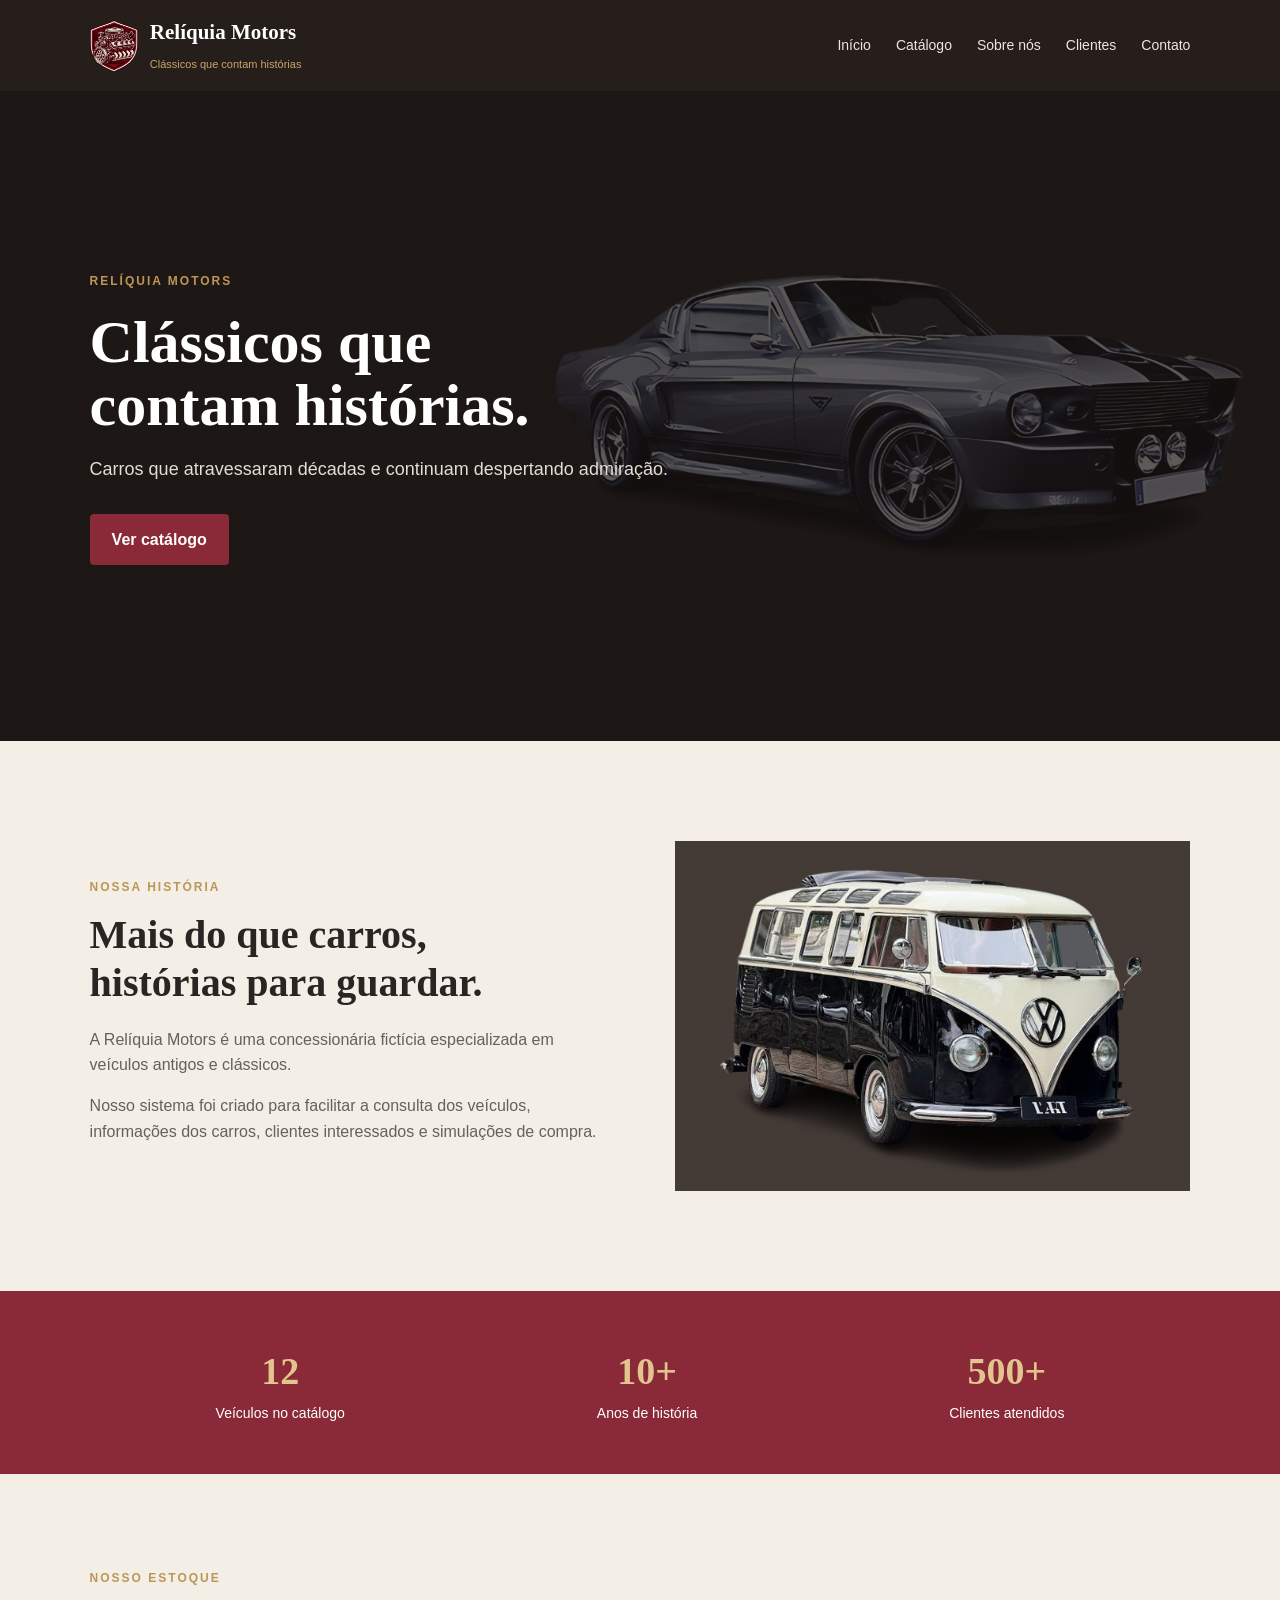
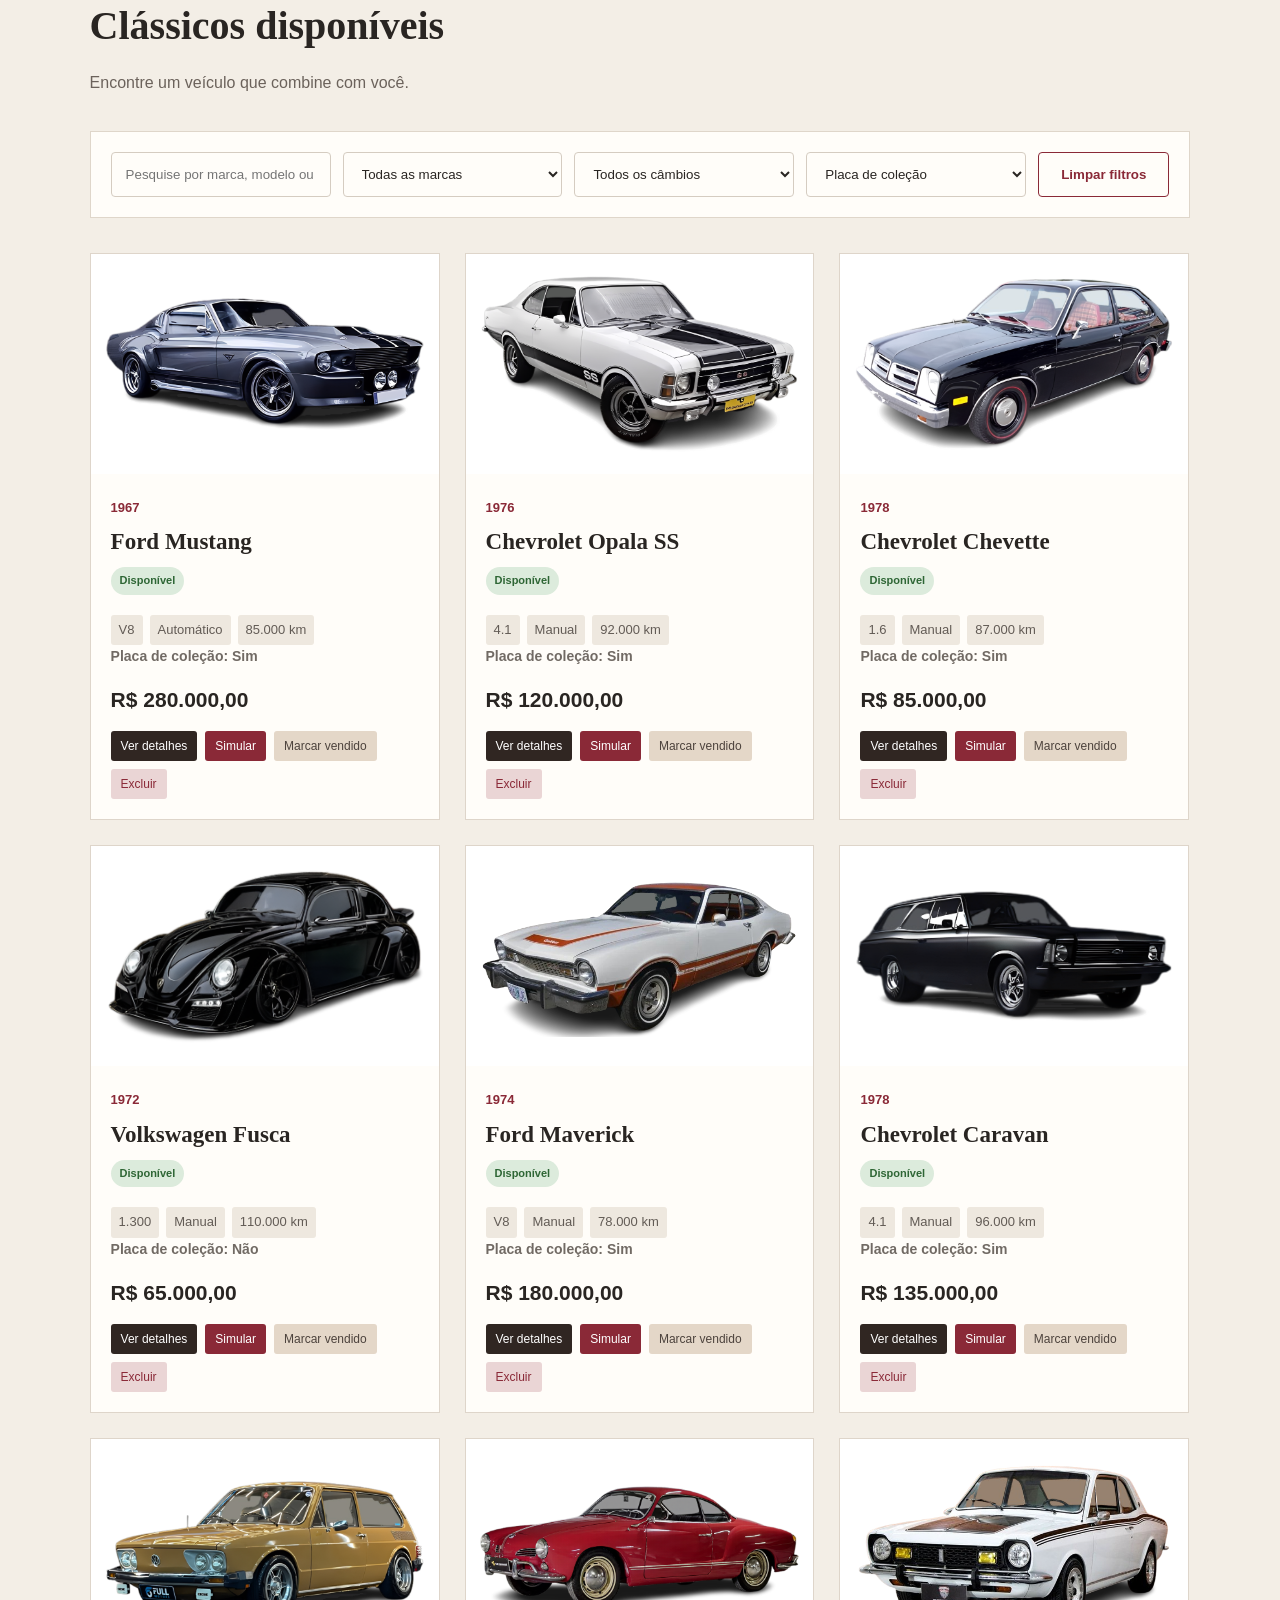
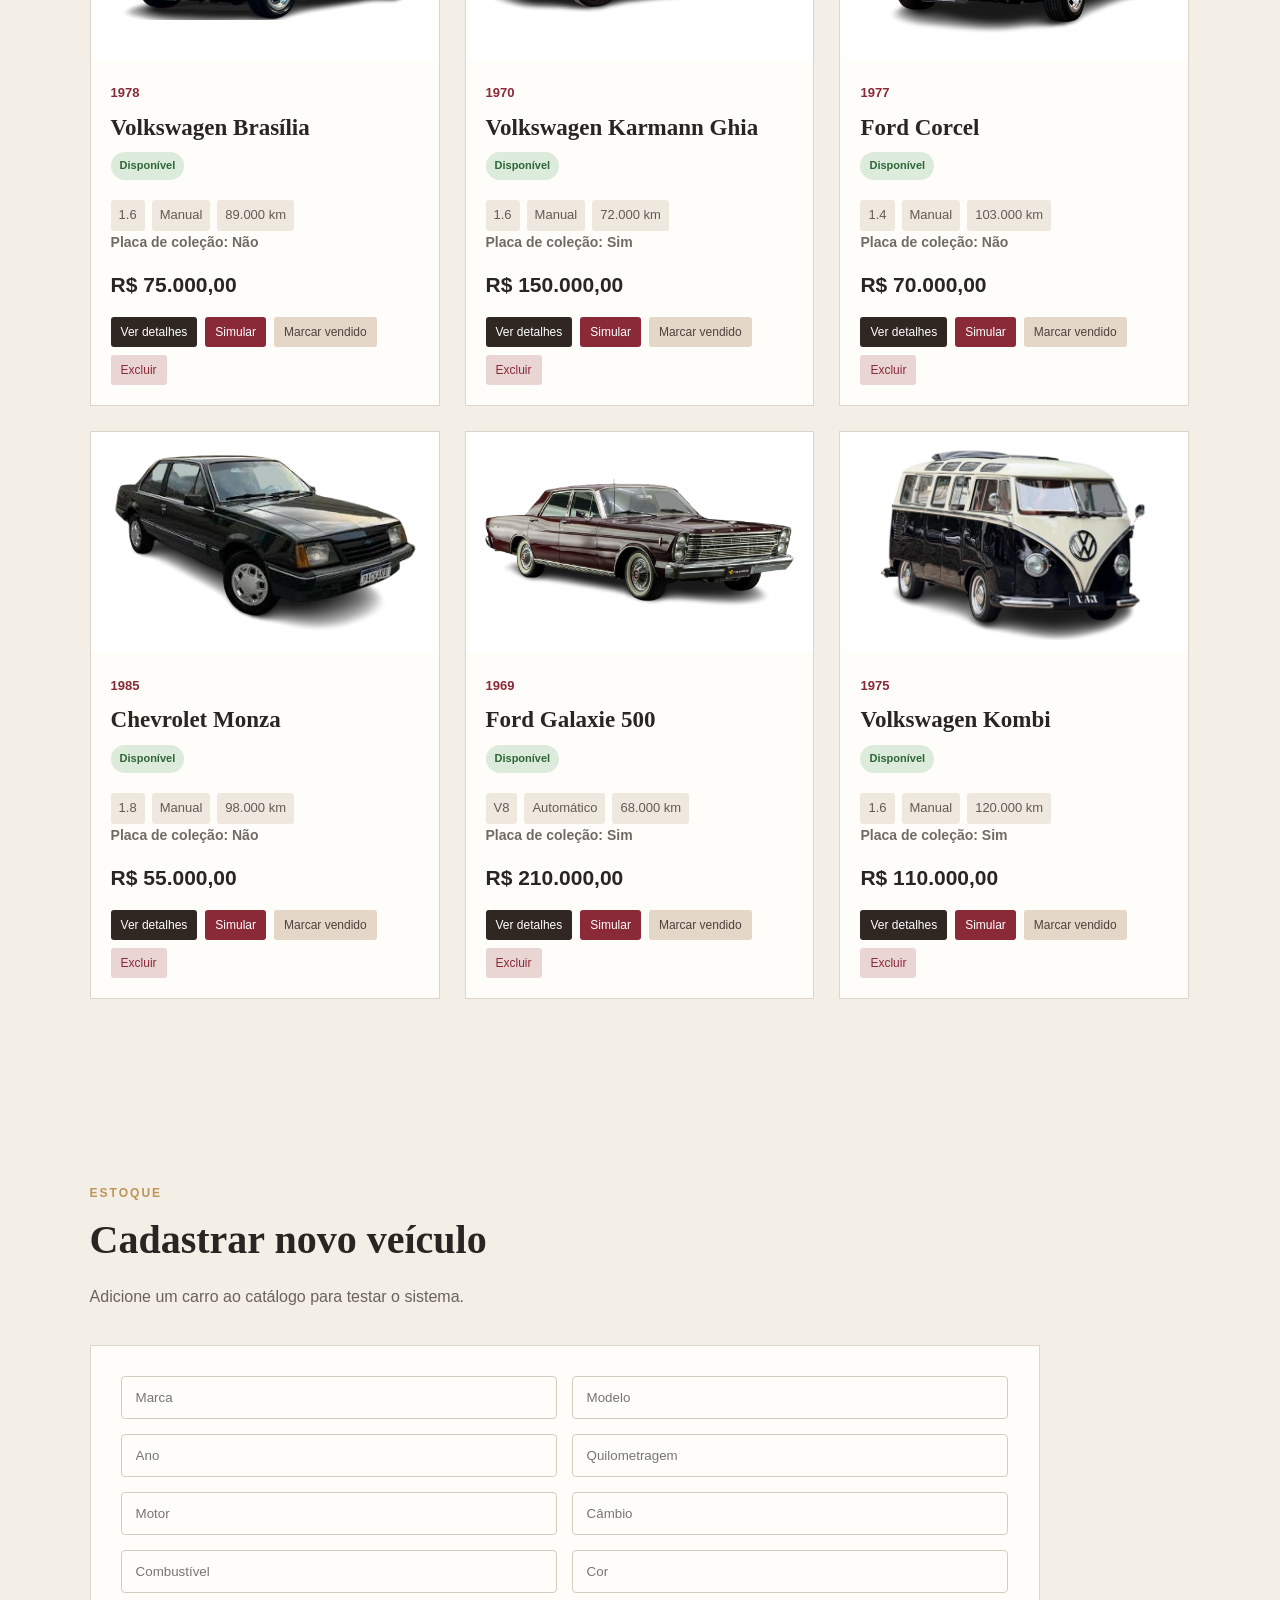
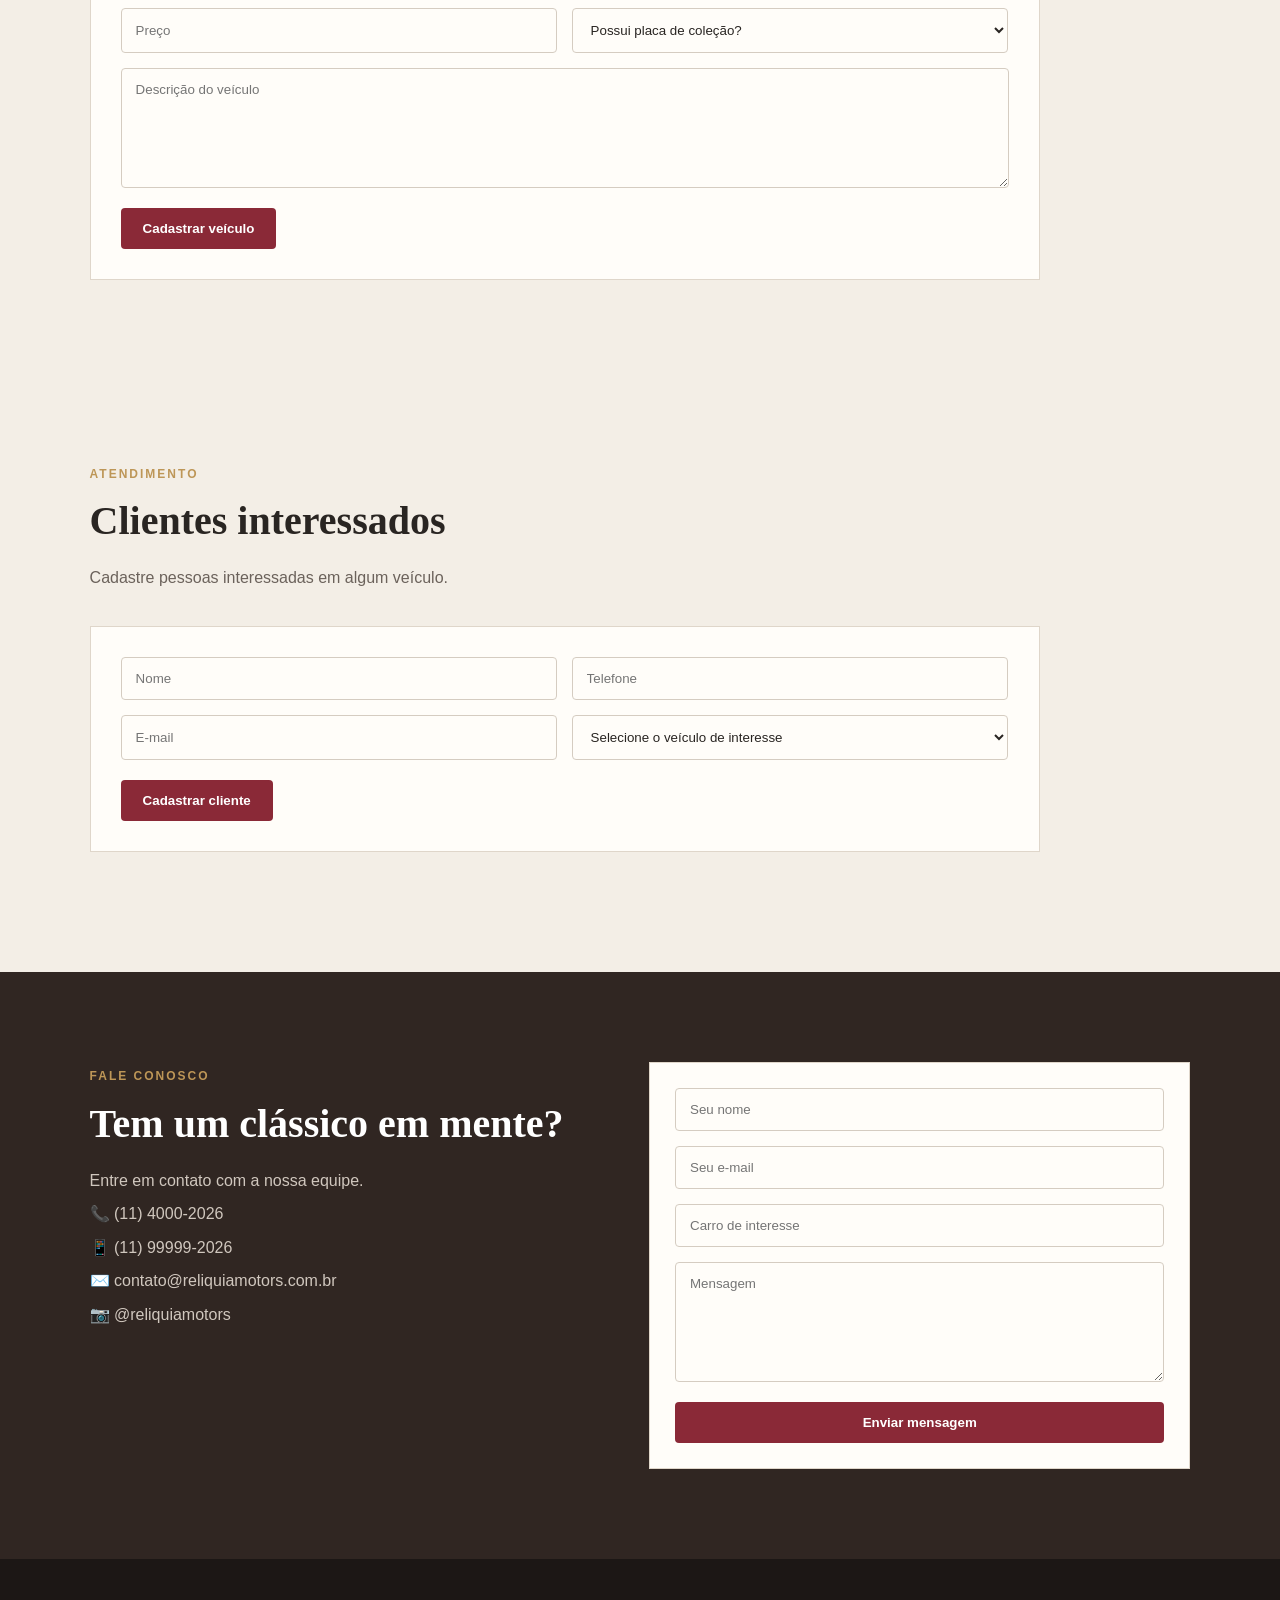
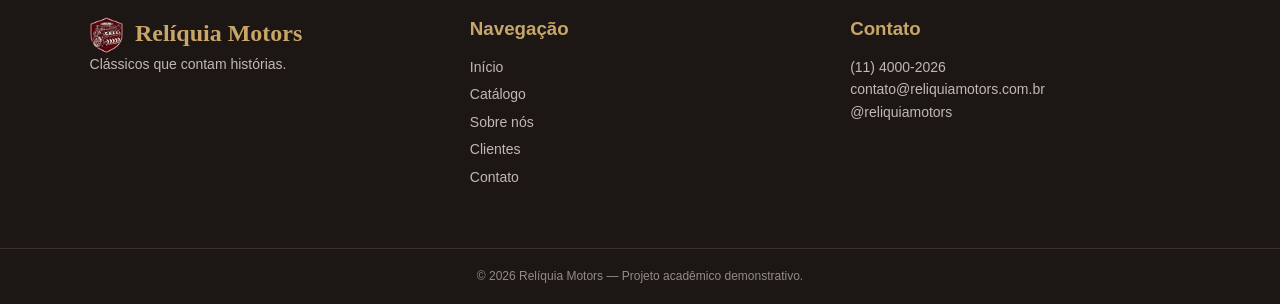
<file: index.html>
<!DOCTYPE html>
<html lang="pt-BR">
<head>
    <meta charset="UTF-8">
    <meta name="viewport" content="width=device-width, initial-scale=1.0">

    <title>Relíquia Motors</title>

    <link rel="stylesheet" href="style.css">
</head>

<body>

    <header class="header">

        <div class="logo">
            <img src="img/logo.png" alt="Logo Relíquia Motors">

            <div>
                <h1>Relíquia Motors</h1>
                <small>Clássicos que contam histórias</small>
            </div>
        </div>

        <button class="menu-btn" id="menuBtn">☰</button>

        <nav id="menu">
            <a href="#inicio">Início</a>
            <a href="#catalogo">Catálogo</a>
            <a href="#sobre">Sobre nós</a>
            <a href="#clientes">Clientes</a>
            <a href="#contato">Contato</a>
        </nav>

    </header>


    <main>

        <section class="hero" id="inicio">

            <div class="hero-content">

                <span class="tag">RELÍQUIA MOTORS</span>

                <h2>Clássicos que<br>contam histórias.</h2>

                <p>
                    Carros que atravessaram décadas e continuam
                    despertando admiração.
                </p>

                <a href="#catalogo" class="btn">
                    Ver catálogo
                </a>

            </div>

        </section>


        <section class="sobre" id="sobre">

            <div class="sobre-texto">

                <span class="titulo">NOSSA HISTÓRIA</span>

                <h2>
                    Mais do que carros,<br>
                    histórias para guardar.
                </h2>

                <p>
                    A Relíquia Motors é uma concessionária fictícia
                    especializada em veículos antigos e clássicos.
                </p>

                <p>
                    Nosso sistema foi criado para facilitar a consulta
                    dos veículos, informações dos carros, clientes
                    interessados e simulações de compra.
                </p>

            </div>

            <div class="sobre-box">
                <img src="img/kombi.png" alt="Kombi clássica">
            </div>

        </section>


        <section class="numeros">

            <div>
                <strong>12</strong>
                <span>Veículos no catálogo</span>
            </div>

            <div>
                <strong>10+</strong>
                <span>Anos de história</span>
            </div>

            <div>
                <strong>500+</strong>
                <span>Clientes atendidos</span>
            </div>

        </section>


        <section class="catalogo" id="catalogo">

            <div class="section-title">

                <span class="titulo">NOSSO ESTOQUE</span>

                <h2>Clássicos disponíveis</h2>

                <p>
                    Encontre um veículo que combine com você.
                </p>

            </div>


            <div class="filtros">

                <input
                    type="text"
                    id="pesquisa"
                    placeholder="Pesquise por marca, modelo ou ano..."
                >

                <select id="filtroMarca">
                    <option value="">Todas as marcas</option>
                </select>

                <select id="filtroCambio">
                    <option value="">Todos os câmbios</option>
                </select>

                <select id="filtroPlaca">
                    <option value="">Placa de coleção</option>
                    <option value="Sim">Com placa de coleção</option>
                    <option value="Não">Sem placa de coleção</option>
                </select>

                <button id="limparFiltros" class="btn secundario">
                    Limpar filtros
                </button>

            </div>


            <div id="listaCarros" class="lista-carros"></div>

        </section>


        <section class="cadastro">

            <div class="section-title">

                <span class="titulo">ESTOQUE</span>

                <h2>Cadastrar novo veículo</h2>

                <p>
                    Adicione um carro ao catálogo para testar o sistema.
                </p>

            </div>


            <form id="formCarro" class="formulario">

                <input
                    type="text"
                    id="marca"
                    placeholder="Marca"
                    required
                >

                <input
                    type="text"
                    id="modelo"
                    placeholder="Modelo"
                    required
                >

                <input
                    type="number"
                    id="ano"
                    placeholder="Ano"
                    required
                >

                <input
                    type="number"
                    id="quilometragem"
                    placeholder="Quilometragem"
                    required
                >

                <input
                    type="text"
                    id="motor"
                    placeholder="Motor"
                    required
                >

                <input
                    type="text"
                    id="cambio"
                    placeholder="Câmbio"
                    required
                >

                <input
                    type="text"
                    id="combustivel"
                    placeholder="Combustível"
                    required
                >

                <input
                    type="text"
                    id="cor"
                    placeholder="Cor"
                    required
                >

                <input
                    type="number"
                    id="preco"
                    placeholder="Preço"
                    required
                >

                <select id="placaColecao" required>
                    <option value="">Possui placa de coleção?</option>
                    <option value="Sim">Sim</option>
                    <option value="Não">Não</option>
                </select>

                <textarea
                    id="descricao"
                    placeholder="Descrição do veículo"
                    required
                ></textarea>

                <button type="submit" class="btn">
                    Cadastrar veículo
                </button>

            </form>

        </section>


        <section class="clientes" id="clientes">

            <div class="section-title">

                <span class="titulo">ATENDIMENTO</span>

                <h2>Clientes interessados</h2>

                <p>
                    Cadastre pessoas interessadas em algum veículo.
                </p>

            </div>


            <form id="formCliente" class="formulario">

                <input
                    type="text"
                    id="nomeCliente"
                    placeholder="Nome"
                    required
                >

                <input
                    type="tel"
                    id="telefoneCliente"
                    placeholder="Telefone"
                    required
                >

                <input
                    type="email"
                    id="emailCliente"
                    placeholder="E-mail"
                    required
                >

                <select id="carroInteresse" required>
                    <option value="">
                        Selecione o veículo de interesse
                    </option>
                </select>

                <button type="submit" class="btn">
                    Cadastrar cliente
                </button>

            </form>


            <div id="listaClientes" class="lista-clientes"></div>

        </section>


        <section class="contato" id="contato">

            <div class="contato-texto">

                <span class="titulo">FALE CONOSCO</span>

                <h2>Tem um clássico em mente?</h2>

                <p>
                    Entre em contato com a nossa equipe.
                </p>

                <p>📞 (11) 4000-2026</p>
                <p>📱 (11) 99999-2026</p>
                <p>✉️ contato@reliquiamotors.com.br</p>
                <p>📷 @reliquiamotors</p>

            </div>


            <form id="formContato" class="formulario contato-form">

                <input
                    type="text"
                    id="nomeContato"
                    placeholder="Seu nome"
                    required
                >

                <input
                    type="email"
                    id="emailContato"
                    placeholder="Seu e-mail"
                    required
                >

                <input
                    type="text"
                    id="carroContato"
                    placeholder="Carro de interesse"
                    required
                >

                <textarea
                    id="mensagemContato"
                    placeholder="Mensagem"
                    required
                ></textarea>

                <button type="submit" class="btn">
                    Enviar mensagem
                </button>

            </form>

        </section>

    </main>


    <footer>

        <div class="footer-content">

            <div>
                <h2><img src="img/logo.png" alt="" class="logo-rodape"> Relíquia Motors</h2>

                <p>
                    Clássicos que contam histórias.
                </p>
            </div>

            <div>
                <h3>Navegação</h3>

                <a href="#inicio">Início</a>
                <a href="#catalogo">Catálogo</a>
                <a href="#sobre">Sobre nós</a>
                <a href="#clientes">Clientes</a>
                <a href="#contato">Contato</a>
            </div>

            <div>
                <h3>Contato</h3>

                <p>(11) 4000-2026</p>
                <p>contato@reliquiamotors.com.br</p>
                <p>@reliquiamotors</p>
            </div>

        </div>

        <div class="footer-bottom">
            © 2026 Relíquia Motors — Projeto acadêmico demonstrativo.
        </div>

    </footer>


    <div id="modal" class="modal">

        <div class="modal-content">

            <button id="fecharModal" class="fechar">
                ×
            </button>

            <div id="conteudoModal"></div>

        </div>

    </div>


    <script src="script.js"></script>

</body>
</html>
</file>
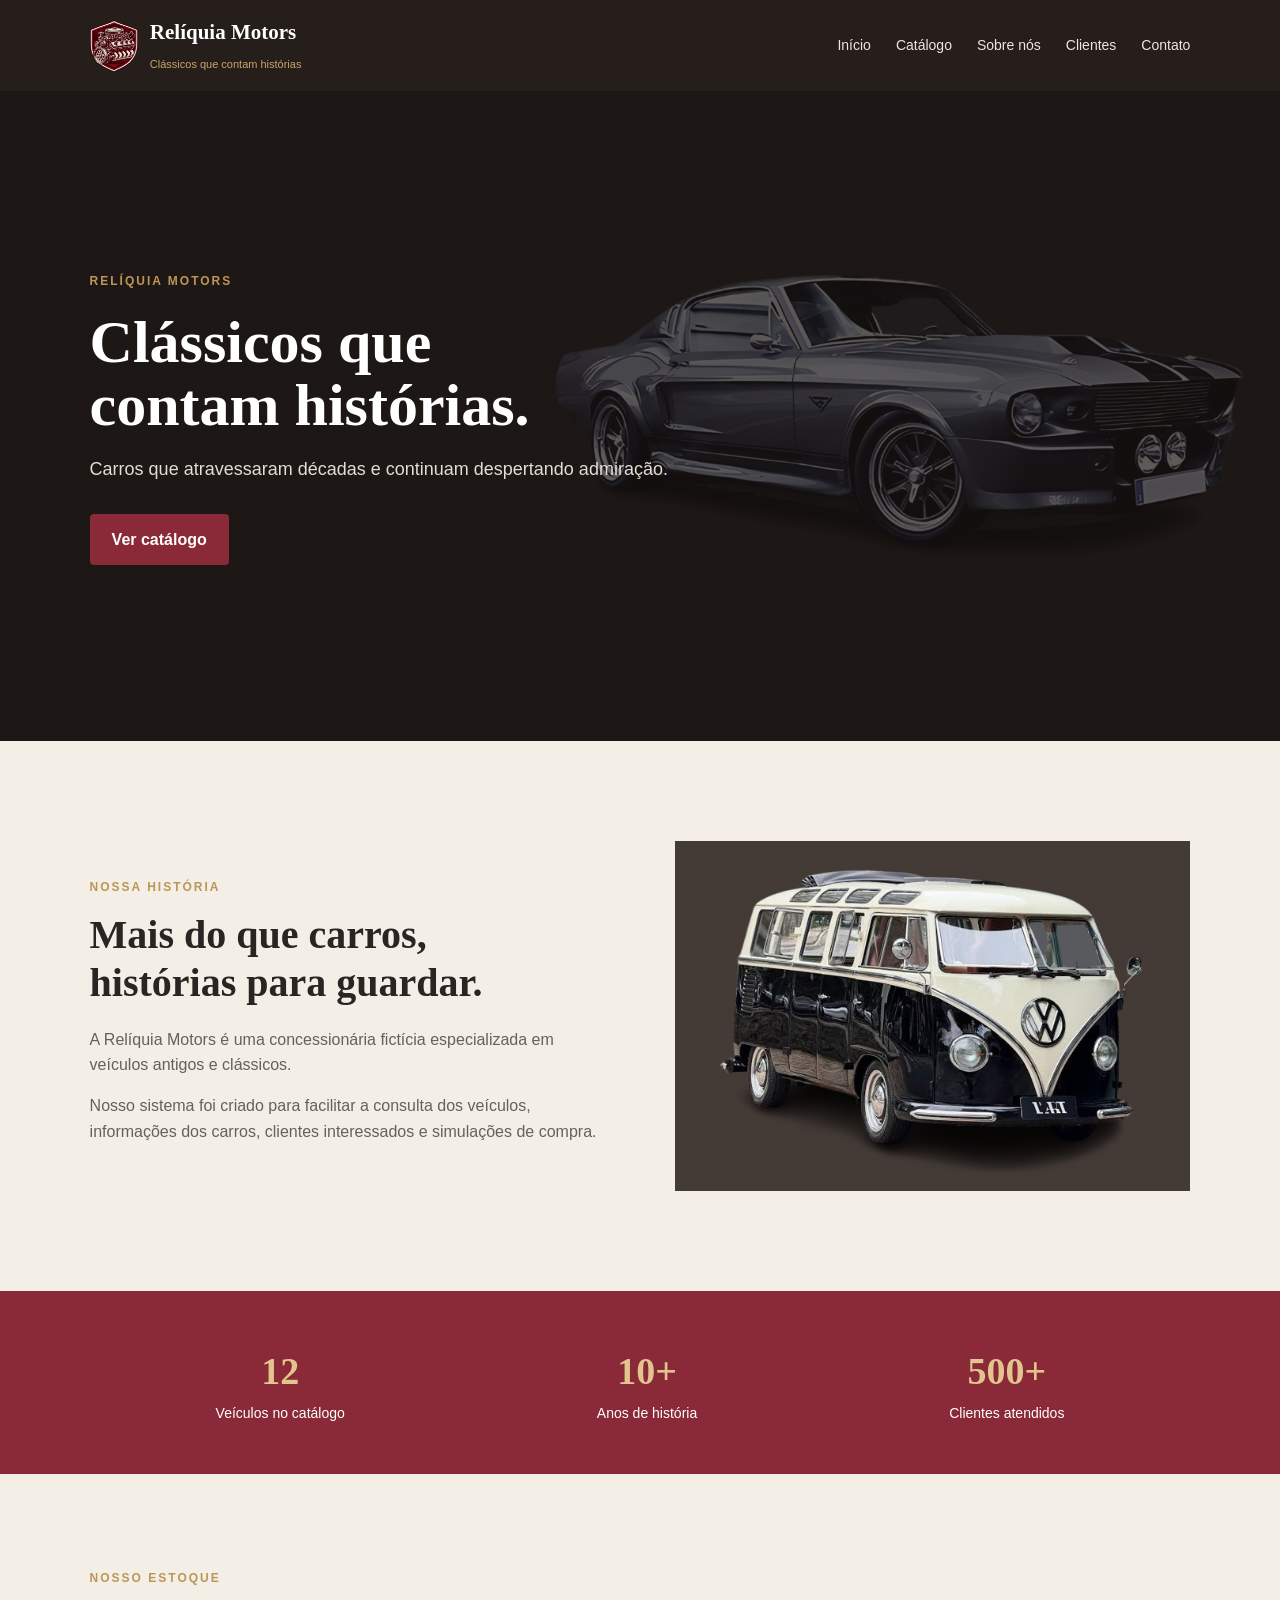
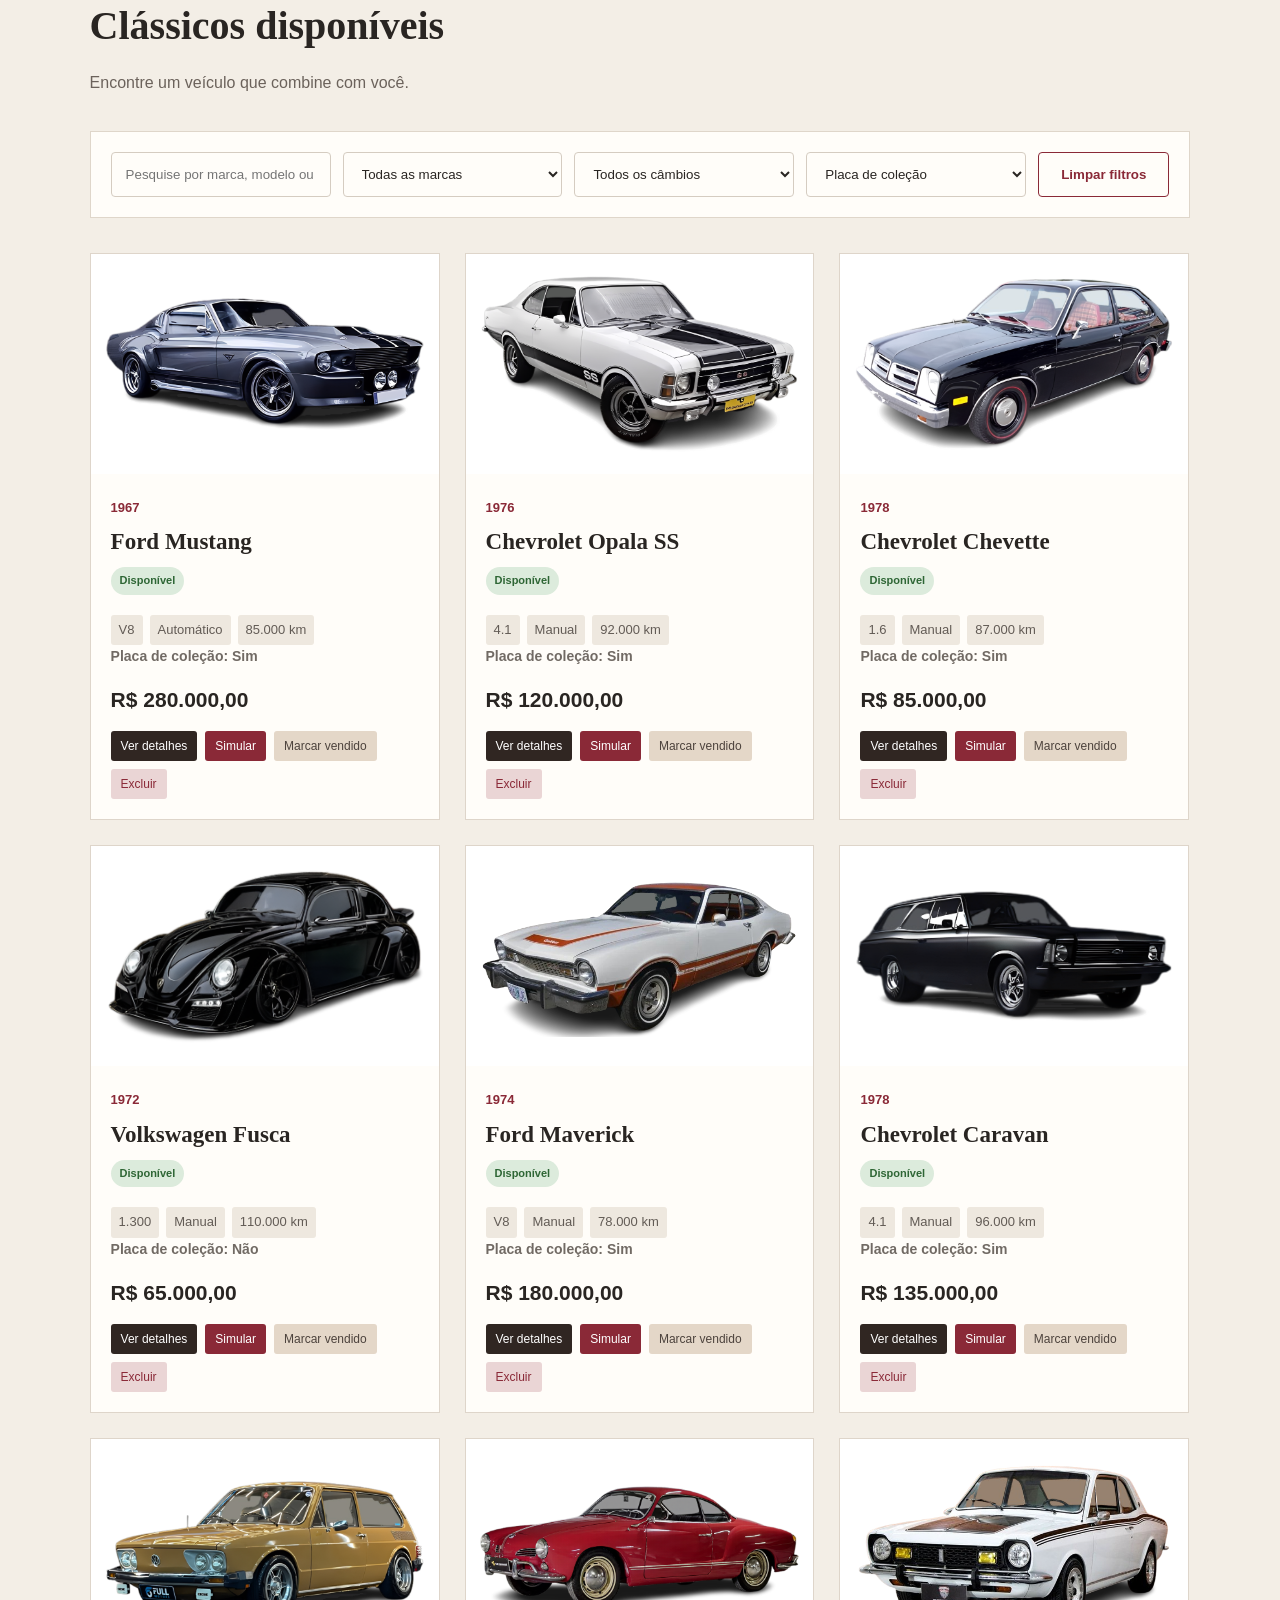
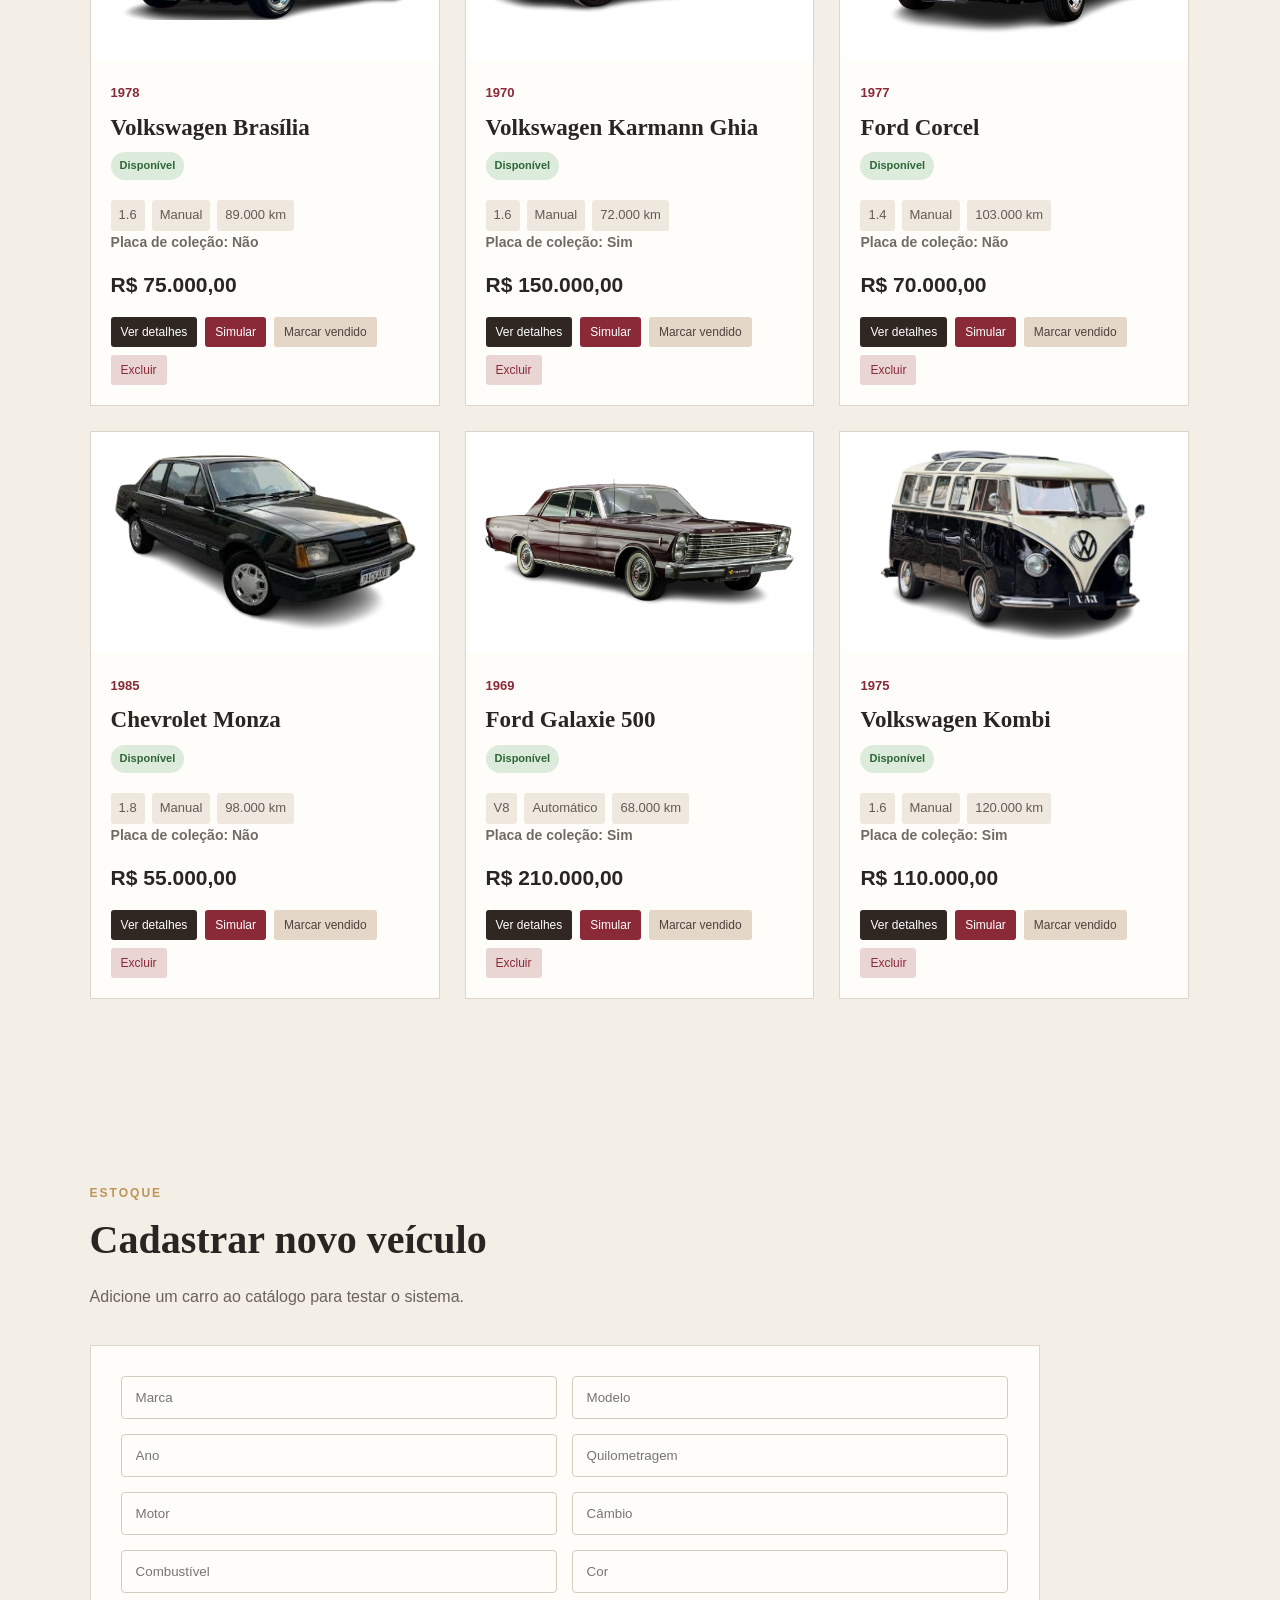
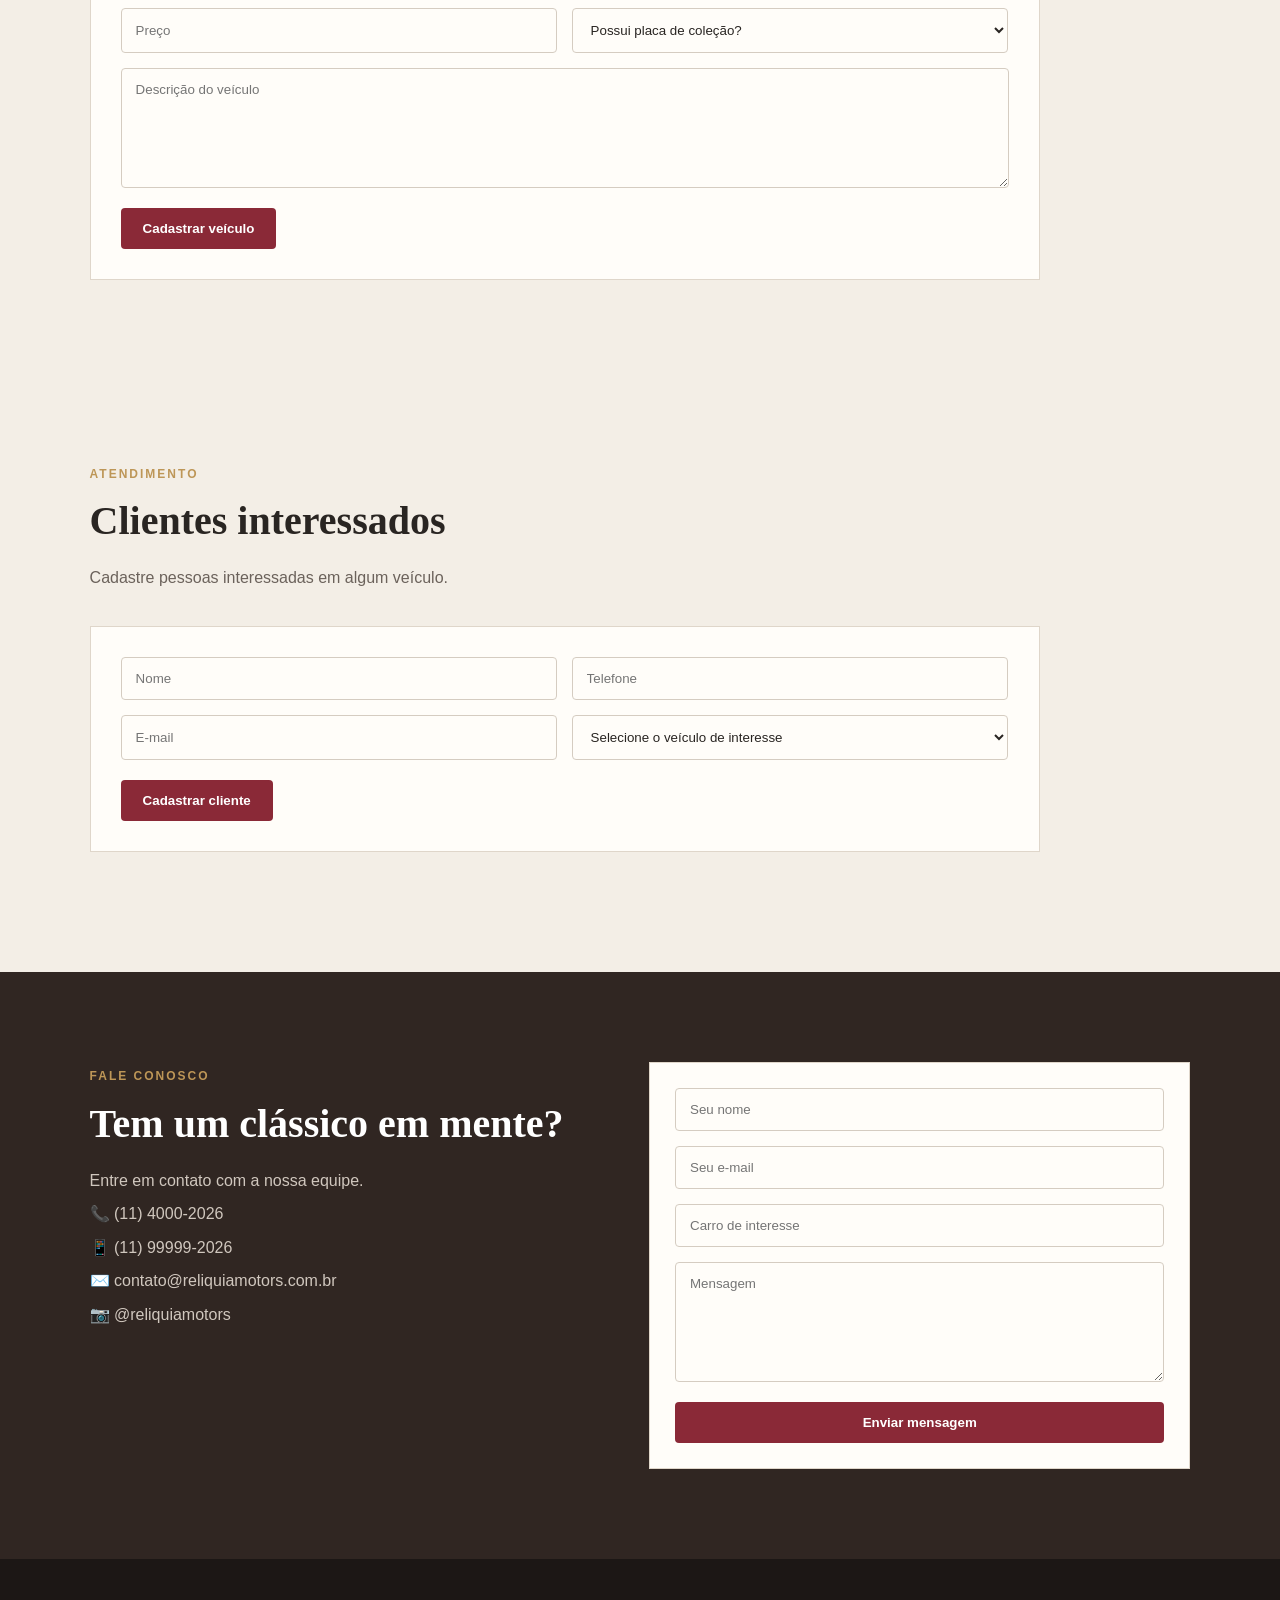
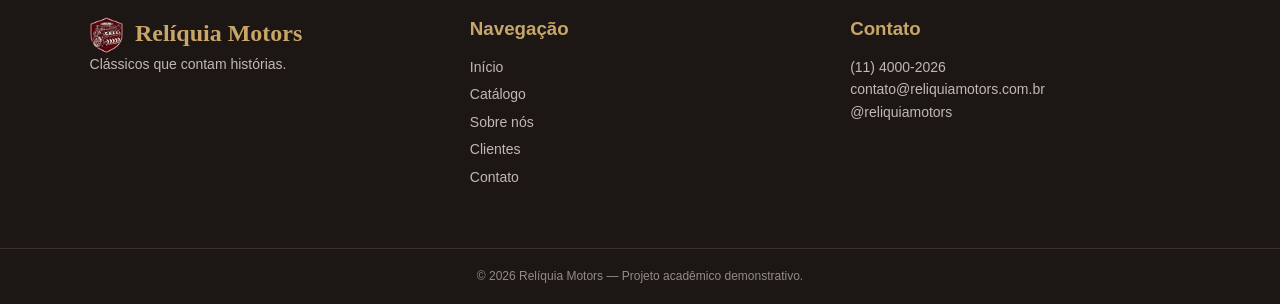
<file: reliquia-motors/index.html>
<!DOCTYPE html>
<html lang="pt-BR">
<head>
    <meta charset="UTF-8">
    <meta name="viewport" content="width=device-width, initial-scale=1.0">

    <title>Relíquia Motors</title>

    <link rel="stylesheet" href="style.css">
</head>

<body>

    <header class="header">

        <div class="logo">
            <img src="img/logo.png" alt="Logo Relíquia Motors">

            <div>
                <h1>Relíquia Motors</h1>
                <small>Clássicos que contam histórias</small>
            </div>
        </div>

        <button class="menu-btn" id="menuBtn">☰</button>

        <nav id="menu">
            <a href="#inicio">Início</a>
            <a href="#catalogo">Catálogo</a>
            <a href="#sobre">Sobre nós</a>
            <a href="#clientes">Clientes</a>
            <a href="#contato">Contato</a>
        </nav>

    </header>


    <main>

        <section class="hero" id="inicio">

            <div class="hero-content">

                <span class="tag">RELÍQUIA MOTORS</span>

                <h2>Clássicos que<br>contam histórias.</h2>

                <p>
                    Carros que atravessaram décadas e continuam
                    despertando admiração.
                </p>

                <a href="#catalogo" class="btn">
                    Ver catálogo
                </a>

            </div>

        </section>


        <section class="sobre" id="sobre">

            <div class="sobre-texto">

                <span class="titulo">NOSSA HISTÓRIA</span>

                <h2>
                    Mais do que carros,<br>
                    histórias para guardar.
                </h2>

                <p>
                    A Relíquia Motors é uma concessionária fictícia
                    especializada em veículos antigos e clássicos.
                </p>

                <p>
                    Nosso sistema foi criado para facilitar a consulta
                    dos veículos, informações dos carros, clientes
                    interessados e simulações de compra.
                </p>

            </div>

            <div class="sobre-box">
                <img src="img/kombi.png" alt="Kombi clássica">
            </div>

        </section>


        <section class="numeros">

            <div>
                <strong>12</strong>
                <span>Veículos no catálogo</span>
            </div>

            <div>
                <strong>10+</strong>
                <span>Anos de história</span>
            </div>

            <div>
                <strong>500+</strong>
                <span>Clientes atendidos</span>
            </div>

        </section>


        <section class="catalogo" id="catalogo">

            <div class="section-title">

                <span class="titulo">NOSSO ESTOQUE</span>

                <h2>Clássicos disponíveis</h2>

                <p>
                    Encontre um veículo que combine com você.
                </p>

            </div>


            <div class="filtros">

                <input
                    type="text"
                    id="pesquisa"
                    placeholder="Pesquise por marca, modelo ou ano..."
                >

                <select id="filtroMarca">
                    <option value="">Todas as marcas</option>
                </select>

                <select id="filtroCambio">
                    <option value="">Todos os câmbios</option>
                </select>

                <select id="filtroPlaca">
                    <option value="">Placa de coleção</option>
                    <option value="Sim">Com placa de coleção</option>
                    <option value="Não">Sem placa de coleção</option>
                </select>

                <button id="limparFiltros" class="btn secundario">
                    Limpar filtros
                </button>

            </div>


            <div id="listaCarros" class="lista-carros"></div>

        </section>


        <section class="cadastro">

            <div class="section-title">

                <span class="titulo">ESTOQUE</span>

                <h2>Cadastrar novo veículo</h2>

                <p>
                    Adicione um carro ao catálogo para testar o sistema.
                </p>

            </div>


            <form id="formCarro" class="formulario">

                <input
                    type="text"
                    id="marca"
                    placeholder="Marca"
                    required
                >

                <input
                    type="text"
                    id="modelo"
                    placeholder="Modelo"
                    required
                >

                <input
                    type="number"
                    id="ano"
                    placeholder="Ano"
                    required
                >

                <input
                    type="number"
                    id="quilometragem"
                    placeholder="Quilometragem"
                    required
                >

                <input
                    type="text"
                    id="motor"
                    placeholder="Motor"
                    required
                >

                <input
                    type="text"
                    id="cambio"
                    placeholder="Câmbio"
                    required
                >

                <input
                    type="text"
                    id="combustivel"
                    placeholder="Combustível"
                    required
                >

                <input
                    type="text"
                    id="cor"
                    placeholder="Cor"
                    required
                >

                <input
                    type="number"
                    id="preco"
                    placeholder="Preço"
                    required
                >

                <select id="placaColecao" required>
                    <option value="">Possui placa de coleção?</option>
                    <option value="Sim">Sim</option>
                    <option value="Não">Não</option>
                </select>

                <textarea
                    id="descricao"
                    placeholder="Descrição do veículo"
                    required
                ></textarea>

                <button type="submit" class="btn">
                    Cadastrar veículo
                </button>

            </form>

        </section>


        <section class="clientes" id="clientes">

            <div class="section-title">

                <span class="titulo">ATENDIMENTO</span>

                <h2>Clientes interessados</h2>

                <p>
                    Cadastre pessoas interessadas em algum veículo.
                </p>

            </div>


            <form id="formCliente" class="formulario">

                <input
                    type="text"
                    id="nomeCliente"
                    placeholder="Nome"
                    required
                >

                <input
                    type="tel"
                    id="telefoneCliente"
                    placeholder="Telefone"
                    required
                >

                <input
                    type="email"
                    id="emailCliente"
                    placeholder="E-mail"
                    required
                >

                <select id="carroInteresse" required>
                    <option value="">
                        Selecione o veículo de interesse
                    </option>
                </select>

                <button type="submit" class="btn">
                    Cadastrar cliente
                </button>

            </form>


            <div id="listaClientes" class="lista-clientes"></div>

        </section>


        <section class="contato" id="contato">

            <div class="contato-texto">

                <span class="titulo">FALE CONOSCO</span>

                <h2>Tem um clássico em mente?</h2>

                <p>
                    Entre em contato com a nossa equipe.
                </p>

                <p>📞 (11) 4000-2026</p>
                <p>📱 (11) 99999-2026</p>
                <p>✉️ contato@reliquiamotors.com.br</p>
                <p>📷 @reliquiamotors</p>

            </div>


            <form id="formContato" class="formulario contato-form">

                <input
                    type="text"
                    id="nomeContato"
                    placeholder="Seu nome"
                    required
                >

                <input
                    type="email"
                    id="emailContato"
                    placeholder="Seu e-mail"
                    required
                >

                <input
                    type="text"
                    id="carroContato"
                    placeholder="Carro de interesse"
                    required
                >

                <textarea
                    id="mensagemContato"
                    placeholder="Mensagem"
                    required
                ></textarea>

                <button type="submit" class="btn">
                    Enviar mensagem
                </button>

            </form>

        </section>

    </main>


    <footer>

        <div class="footer-content">

            <div>
                <h2><img src="img/logo.png" alt="" class="logo-rodape"> Relíquia Motors</h2>

                <p>
                    Clássicos que contam histórias.
                </p>
            </div>

            <div>
                <h3>Navegação</h3>

                <a href="#inicio">Início</a>
                <a href="#catalogo">Catálogo</a>
                <a href="#sobre">Sobre nós</a>
                <a href="#clientes">Clientes</a>
                <a href="#contato">Contato</a>
            </div>

            <div>
                <h3>Contato</h3>

                <p>(11) 4000-2026</p>
                <p>contato@reliquiamotors.com.br</p>
                <p>@reliquiamotors</p>
            </div>

        </div>

        <div class="footer-bottom">
            © 2026 Relíquia Motors — Projeto acadêmico demonstrativo.
        </div>

    </footer>


    <div id="modal" class="modal">

        <div class="modal-content">

            <button id="fecharModal" class="fechar">
                ×
            </button>

            <div id="conteudoModal"></div>

        </div>

    </div>


    <script src="script.js"></script>

</body>
</html>
</file>
<file: style.css>
* {
    margin: 0;
    padding: 0;
    box-sizing: border-box;
}

html {
    scroll-behavior: smooth;
}

body {
    font-family: Arial, Helvetica, sans-serif;
    background: #f3eee6;
    color: #292522;
    line-height: 1.6;
}

a {
    text-decoration: none;
    color: inherit;
}

button,
input,
select,
textarea {
    font-family: inherit;
}



.header {
    background: #251e1b;
    color: white;
    padding: 16px 7%;

    display: flex;
    align-items: center;
    justify-content: space-between;

    position: sticky;
    top: 0;
    z-index: 1000;
}

.logo {
    display: flex;
    align-items: center;
    gap: 12px;
}

.logo > span {
    font-size: 34px;
}

.logo h1 {
    font-family: Georgia, serif;
    font-size: 21px;
}

.logo small {
    color: #c8a568;
    font-size: 11px;
}

.header nav {
    display: flex;
    gap: 25px;
}

.header nav a {
    color: #eee7df;
    font-size: 14px;
    transition: 0.3s;
}

.header nav a:hover {
    color: #c8a568;
}

.menu-btn {
    display: none;
    border: none;
    background: none;
    color: white;
    font-size: 28px;
    cursor: pointer;
}



.hero {
    min-height: 650px;

    background:
        linear-gradient(
            rgba(25, 20, 18, 0.70),
            rgba(25, 20, 18, 0.70)
        ),
        url("img/mustang.png");

    background-color: #251e1b;
    background-repeat: no-repeat;
    background-size: cover, 55%;
    background-position: center, right 5% center;

    display: flex;
    align-items: center;

    padding: 80px 7%;
}

.hero-content {
    max-width: 650px;
    color: white;
}

.tag,
.titulo {
    color: #bd9657;
    font-size: 12px;
    font-weight: bold;
    letter-spacing: 2px;
}

.hero h2 {
    font-family: Georgia, serif;
    font-size: 60px;
    line-height: 1.05;
    margin: 18px 0;
}

.hero p {
    color: #e4ddd5;
    font-size: 18px;
    margin-bottom: 30px;
}



.btn {
    display: inline-block;
    background: #8a2937;
    color: white;

    border: none;
    border-radius: 4px;

    padding: 13px 22px;

    cursor: pointer;
    font-weight: bold;

    transition: 0.3s;
}

.btn:hover {
    background: #6f202c;
    transform: translateY(-2px);
}

.btn.secundario {
    background: transparent;
    border: 1px solid #8a2937;
    color: #8a2937;
}

.btn.secundario:hover {
    background: #8a2937;
    color: white;
}



.sobre {
    padding: 100px 7%;

    display: flex;
    align-items: center;
    gap: 70px;
}

.sobre-texto,
.sobre-box {
    flex: 1;
}

.sobre h2,
.section-title h2,
.contato h2 {
    font-family: Georgia, serif;
    font-size: 40px;
    line-height: 1.2;
    margin: 12px 0 20px;
}

.sobre p {
    color: #68605a;
    margin-bottom: 15px;
}

.sobre-box {
    min-height: 350px;

    background:
        linear-gradient(
            rgba(48, 39, 35, 0.9),
            rgba(48, 39, 35, 0.9)
        );

    display: flex;
    align-items: center;
    justify-content: center;

    font-size: 100px;
}



.numeros {
    background: #8a2937;
    color: white;

    padding: 50px 7%;

    display: flex;
    justify-content: space-around;

    text-align: center;
}

.numeros div {
    display: flex;
    flex-direction: column;
}

.numeros strong {
    font-family: Georgia, serif;
    color: #e1c48e;
    font-size: 38px;
}

.numeros span {
    font-size: 14px;
}



.catalogo,
.cadastro,
.clientes,
.contato {
    padding: 90px 7%;
}

.section-title {
    margin-bottom: 35px;
}

.section-title p {
    color: #6b625b;
}


.filtros {
    background: #fffdf9;
    border: 1px solid #dfd6ca;

    padding: 20px;

    margin-bottom: 35px;

    display: flex;
    flex-wrap: wrap;
    gap: 12px;
}

.filtros input,
.filtros select {
    flex: 1;
    min-width: 190px;
}



input,
select,
textarea {
    width: 100%;

    padding: 13px 14px;

    border: 1px solid #d5ccc1;
    border-radius: 4px;

    background: #fffdf9;
    color: #292522;

    outline: none;
}

input:focus,
select:focus,
textarea:focus {
    border-color: #8a2937;
}

textarea {
    min-height: 120px;
    resize: vertical;
}



.lista-carros {
    display: flex;
    flex-wrap: wrap;
    gap: 25px;
}

.card-carro {
    background: #fffdf9;

    border: 1px solid #ded5ca;

    width: calc(33.333% - 17px);

    overflow: hidden;

    transition: 0.3s;
}

.card-carro:hover {
    transform: translateY(-5px);
    box-shadow: 0 10px 25px rgba(0,0,0,0.08);
}

.carro-imagem {
    height: 220px;
    background: #fff;
    padding: 12px;
    overflow: hidden;
}

.carro-imagem img {
    width: 100%;
    height: 100%;
    object-fit: contain;
}

.carro-info {
    padding: 20px;
}

.carro-info .ano {
    color: #8a2937;
    font-weight: bold;
    font-size: 13px;
}

.carro-info h3 {
    font-family: Georgia, serif;
    font-size: 23px;
    margin: 5px 0;
}

.carro-info p {
    color: #716a64;
    font-size: 14px;
}

.preco {
    font-size: 21px;
    font-weight: bold;
    display: block;
    margin: 15px 0;
}

.detalhes {
    font-size: 13px;
    color: #625b55;

    display: flex;
    flex-wrap: wrap;
    gap: 7px;

    margin-top: 10px;
}

.detalhes span {
    background: #eee8df;
    padding: 5px 8px;
    border-radius: 3px;
}

.status {
    display: inline-block;
    padding: 5px 9px;
    border-radius: 20px;
    font-size: 11px;
    font-weight: bold;
    margin-bottom: 10px;
}

.disponivel {
    background: #dcebdc;
    color: #2e6635;
}

.vendido {
    background: #f0d9d9;
    color: #8a2937;
}

.placa {
    color: #9a7435;
    font-size: 12px;
    font-weight: bold;
}

.acoes {
    display: flex;
    flex-wrap: wrap;
    gap: 8px;
    margin-top: 15px;
}

.acoes button {
    padding: 8px 10px;
    border: none;
    border-radius: 3px;
    cursor: pointer;
    font-size: 12px;
}

.btn-detalhes {
    background: #302622;
    color: white;
}

.btn-simular {
    background: #8a2937;
    color: white;
}

.btn-vendido {
    background: #e4d7c8;
    color: #4d433d;
}

.btn-excluir {
    background: #ead5d5;
    color: #8a2937;
}


.formulario {
    max-width: 950px;

    background: #fffdf9;

    padding: 30px;

    border: 1px solid #dfd6ca;

    display: flex;
    flex-wrap: wrap;
    gap: 15px;
}

.formulario input,
.formulario select {
    width: calc(50% - 8px);
}

.formulario textarea {
    width: 100%;
}

.formulario button {
    margin-top: 5px;
}



.lista-clientes {
    margin-top: 30px;

    display: flex;
    flex-wrap: wrap;
    gap: 15px;
}

.cliente {
    background: #fffdf9;

    border-left: 4px solid #8a2937;

    padding: 18px;

    min-width: 260px;
    flex: 1;
}

.cliente h3 {
    font-family: Georgia, serif;
}

.cliente p {
    color: #6c645d;
    font-size: 14px;
}



.contato {
    background: #302622;
    color: white;

    display: flex;
    gap: 70px;
}

.contato-texto,
.contato-form {
    flex: 1;
}

.contato-texto p {
    color: #d0c7be;
    margin: 8px 0;
}

.contato-form {
    background: #fffdf9;
}



.modal {
    display: none;

    position: fixed;

    inset: 0;

    background: rgba(0,0,0,0.65);

    align-items: center;
    justify-content: center;

    padding: 20px;

    z-index: 2000;
}

.modal.ativo {
    display: flex;
}

.modal-content {
    background: #fffdf9;

    width: 100%;
    max-width: 650px;

    max-height: 90vh;

    overflow-y: auto;

    padding: 30px;

    position: relative;

    border-radius: 5px;
}

.fechar {
    position: absolute;

    top: 12px;
    right: 15px;

    border: none;
    background: none;

    font-size: 30px;

    cursor: pointer;
}

.modal-content h2 {
    font-family: Georgia, serif;
    margin-bottom: 15px;
}

.modal-content p {
    margin: 8px 0;
}



footer {
    background: #1c1715;
    color: white;
}

.footer-content {
    padding: 55px 7%;

    display: flex;
    justify-content: space-between;

    gap: 40px;
}

.footer-content > div {
    flex: 1;
}

.footer-content h2 {
    color: #c8a568;
    font-family: Georgia, serif;
}

.footer-content h3 {
    color: #c8a568;
    margin-bottom: 12px;
}

.footer-content a {
    display: block;
    color: #c1b8b1;
    margin: 5px 0;
    font-size: 14px;
}

.footer-content p {
    color: #c1b8b1;
    font-size: 14px;
}

.footer-bottom {
    border-top: 1px solid #39312c;
    padding: 18px;
    text-align: center;
    color: #938b84;
    font-size: 12px;
}


@media (max-width: 950px) {

    .card-carro {
        width: calc(50% - 13px);
    }

    .hero h2 {
        font-size: 48px;
    }

    .sobre {
        gap: 40px;
    }

}


@media (max-width: 700px) {

    .header {
        padding: 15px 5%;
    }

    .menu-btn {
        display: block;
    }

    .header nav {
        display: none;

        position: absolute;

        top: 75px;
        left: 0;

        width: 100%;

        background: #251e1b;

        flex-direction: column;
        align-items: center;

        padding: 25px;

        gap: 20px;
    }

    .header nav.ativo {
        display: flex;
    }

    .logo h1 {
        font-size: 17px;
    }

    .logo small {
        font-size: 9px;
    }


    .hero {
        min-height: 570px;
        padding: 50px 7%;
    }

    .hero h2 {
        font-size: 40px;
    }

    .hero p {
        font-size: 16px;
    }


    .sobre {
        flex-direction: column;
        padding: 65px 7%;
    }

    .sobre h2,
    .section-title h2,
    .contato h2 {
        font-size: 31px;
    }

    .sobre-box {
        width: 100%;
        min-height: 250px;
    }


    .numeros {
        flex-direction: column;
        gap: 30px;
    }


    .catalogo,
    .cadastro,
    .clientes,
    .contato {
        padding: 65px 7%;
    }


    .filtros {
        flex-direction: column;
    }

    .filtros input,
    .filtros select {
        width: 100%;
    }


    .card-carro {
        width: 100%;
    }


    .formulario {
        padding: 20px;
    }

    .formulario input,
    .formulario select {
        width: 100%;
    }


    .contato {
        flex-direction: column;
        gap: 35px;
    }


    .footer-content {
        flex-direction: column;
        padding: 45px 7%;
    }

}

/* ===== Ajustes para as imagens ===== */
.sobre-box img {
    width: 85%;
}

.contato-form {
    padding: 25px;
    flex-direction: column;
}

.contato-form input,
.contato-form select,
.contato-form textarea {
    width: 100%;
}

@media (max-width: 950px) {
    .hero {
        background-size: cover, 80%;
        background-position: center, center bottom;
    }
}


/* ===== Logo ===== */
.logo img {
    height: 52px;
    width: auto;
}

.footer-content h2 img.logo-rodape {
    height: 36px;
    width: auto;
    vertical-align: middle;
    margin-right: 6px;
}
</file>
<file: reliquia-motors/style.css>
* {
    margin: 0;
    padding: 0;
    box-sizing: border-box;
}

html {
    scroll-behavior: smooth;
}

body {
    font-family: Arial, Helvetica, sans-serif;
    background: #f3eee6;
    color: #292522;
    line-height: 1.6;
}

a {
    text-decoration: none;
    color: inherit;
}

button,
input,
select,
textarea {
    font-family: inherit;
}



.header {
    background: #251e1b;
    color: white;
    padding: 16px 7%;

    display: flex;
    align-items: center;
    justify-content: space-between;

    position: sticky;
    top: 0;
    z-index: 1000;
}

.logo {
    display: flex;
    align-items: center;
    gap: 12px;
}

.logo > span {
    font-size: 34px;
}

.logo h1 {
    font-family: Georgia, serif;
    font-size: 21px;
}

.logo small {
    color: #c8a568;
    font-size: 11px;
}

.header nav {
    display: flex;
    gap: 25px;
}

.header nav a {
    color: #eee7df;
    font-size: 14px;
    transition: 0.3s;
}

.header nav a:hover {
    color: #c8a568;
}

.menu-btn {
    display: none;
    border: none;
    background: none;
    color: white;
    font-size: 28px;
    cursor: pointer;
}



.hero {
    min-height: 650px;

    background:
        linear-gradient(
            rgba(25, 20, 18, 0.70),
            rgba(25, 20, 18, 0.70)
        ),
        url("img/mustang.png");

    background-color: #251e1b;
    background-repeat: no-repeat;
    background-size: cover, 55%;
    background-position: center, right 5% center;

    display: flex;
    align-items: center;

    padding: 80px 7%;
}

.hero-content {
    max-width: 650px;
    color: white;
}

.tag,
.titulo {
    color: #bd9657;
    font-size: 12px;
    font-weight: bold;
    letter-spacing: 2px;
}

.hero h2 {
    font-family: Georgia, serif;
    font-size: 60px;
    line-height: 1.05;
    margin: 18px 0;
}

.hero p {
    color: #e4ddd5;
    font-size: 18px;
    margin-bottom: 30px;
}



.btn {
    display: inline-block;
    background: #8a2937;
    color: white;

    border: none;
    border-radius: 4px;

    padding: 13px 22px;

    cursor: pointer;
    font-weight: bold;

    transition: 0.3s;
}

.btn:hover {
    background: #6f202c;
    transform: translateY(-2px);
}

.btn.secundario {
    background: transparent;
    border: 1px solid #8a2937;
    color: #8a2937;
}

.btn.secundario:hover {
    background: #8a2937;
    color: white;
}



.sobre {
    padding: 100px 7%;

    display: flex;
    align-items: center;
    gap: 70px;
}

.sobre-texto,
.sobre-box {
    flex: 1;
}

.sobre h2,
.section-title h2,
.contato h2 {
    font-family: Georgia, serif;
    font-size: 40px;
    line-height: 1.2;
    margin: 12px 0 20px;
}

.sobre p {
    color: #68605a;
    margin-bottom: 15px;
}

.sobre-box {
    min-height: 350px;

    background:
        linear-gradient(
            rgba(48, 39, 35, 0.9),
            rgba(48, 39, 35, 0.9)
        );

    display: flex;
    align-items: center;
    justify-content: center;

    font-size: 100px;
}



.numeros {
    background: #8a2937;
    color: white;

    padding: 50px 7%;

    display: flex;
    justify-content: space-around;

    text-align: center;
}

.numeros div {
    display: flex;
    flex-direction: column;
}

.numeros strong {
    font-family: Georgia, serif;
    color: #e1c48e;
    font-size: 38px;
}

.numeros span {
    font-size: 14px;
}



.catalogo,
.cadastro,
.clientes,
.contato {
    padding: 90px 7%;
}

.section-title {
    margin-bottom: 35px;
}

.section-title p {
    color: #6b625b;
}


.filtros {
    background: #fffdf9;
    border: 1px solid #dfd6ca;

    padding: 20px;

    margin-bottom: 35px;

    display: flex;
    flex-wrap: wrap;
    gap: 12px;
}

.filtros input,
.filtros select {
    flex: 1;
    min-width: 190px;
}



input,
select,
textarea {
    width: 100%;

    padding: 13px 14px;

    border: 1px solid #d5ccc1;
    border-radius: 4px;

    background: #fffdf9;
    color: #292522;

    outline: none;
}

input:focus,
select:focus,
textarea:focus {
    border-color: #8a2937;
}

textarea {
    min-height: 120px;
    resize: vertical;
}



.lista-carros {
    display: flex;
    flex-wrap: wrap;
    gap: 25px;
}

.card-carro {
    background: #fffdf9;

    border: 1px solid #ded5ca;

    width: calc(33.333% - 17px);

    overflow: hidden;

    transition: 0.3s;
}

.card-carro:hover {
    transform: translateY(-5px);
    box-shadow: 0 10px 25px rgba(0,0,0,0.08);
}

.carro-imagem {
    height: 220px;
    background: #fff;
    padding: 12px;
    overflow: hidden;
}

.carro-imagem img {
    width: 100%;
    height: 100%;
    object-fit: contain;
}

.carro-info {
    padding: 20px;
}

.carro-info .ano {
    color: #8a2937;
    font-weight: bold;
    font-size: 13px;
}

.carro-info h3 {
    font-family: Georgia, serif;
    font-size: 23px;
    margin: 5px 0;
}

.carro-info p {
    color: #716a64;
    font-size: 14px;
}

.preco {
    font-size: 21px;
    font-weight: bold;
    display: block;
    margin: 15px 0;
}

.detalhes {
    font-size: 13px;
    color: #625b55;

    display: flex;
    flex-wrap: wrap;
    gap: 7px;

    margin-top: 10px;
}

.detalhes span {
    background: #eee8df;
    padding: 5px 8px;
    border-radius: 3px;
}

.status {
    display: inline-block;
    padding: 5px 9px;
    border-radius: 20px;
    font-size: 11px;
    font-weight: bold;
    margin-bottom: 10px;
}

.disponivel {
    background: #dcebdc;
    color: #2e6635;
}

.vendido {
    background: #f0d9d9;
    color: #8a2937;
}

.placa {
    color: #9a7435;
    font-size: 12px;
    font-weight: bold;
}

.acoes {
    display: flex;
    flex-wrap: wrap;
    gap: 8px;
    margin-top: 15px;
}

.acoes button {
    padding: 8px 10px;
    border: none;
    border-radius: 3px;
    cursor: pointer;
    font-size: 12px;
}

.btn-detalhes {
    background: #302622;
    color: white;
}

.btn-simular {
    background: #8a2937;
    color: white;
}

.btn-vendido {
    background: #e4d7c8;
    color: #4d433d;
}

.btn-excluir {
    background: #ead5d5;
    color: #8a2937;
}


.formulario {
    max-width: 950px;

    background: #fffdf9;

    padding: 30px;

    border: 1px solid #dfd6ca;

    display: flex;
    flex-wrap: wrap;
    gap: 15px;
}

.formulario input,
.formulario select {
    width: calc(50% - 8px);
}

.formulario textarea {
    width: 100%;
}

.formulario button {
    margin-top: 5px;
}



.lista-clientes {
    margin-top: 30px;

    display: flex;
    flex-wrap: wrap;
    gap: 15px;
}

.cliente {
    background: #fffdf9;

    border-left: 4px solid #8a2937;

    padding: 18px;

    min-width: 260px;
    flex: 1;
}

.cliente h3 {
    font-family: Georgia, serif;
}

.cliente p {
    color: #6c645d;
    font-size: 14px;
}



.contato {
    background: #302622;
    color: white;

    display: flex;
    gap: 70px;
}

.contato-texto,
.contato-form {
    flex: 1;
}

.contato-texto p {
    color: #d0c7be;
    margin: 8px 0;
}

.contato-form {
    background: #fffdf9;
}



.modal {
    display: none;

    position: fixed;

    inset: 0;

    background: rgba(0,0,0,0.65);

    align-items: center;
    justify-content: center;

    padding: 20px;

    z-index: 2000;
}

.modal.ativo {
    display: flex;
}

.modal-content {
    background: #fffdf9;

    width: 100%;
    max-width: 650px;

    max-height: 90vh;

    overflow-y: auto;

    padding: 30px;

    position: relative;

    border-radius: 5px;
}

.fechar {
    position: absolute;

    top: 12px;
    right: 15px;

    border: none;
    background: none;

    font-size: 30px;

    cursor: pointer;
}

.modal-content h2 {
    font-family: Georgia, serif;
    margin-bottom: 15px;
}

.modal-content p {
    margin: 8px 0;
}



footer {
    background: #1c1715;
    color: white;
}

.footer-content {
    padding: 55px 7%;

    display: flex;
    justify-content: space-between;

    gap: 40px;
}

.footer-content > div {
    flex: 1;
}

.footer-content h2 {
    color: #c8a568;
    font-family: Georgia, serif;
}

.footer-content h3 {
    color: #c8a568;
    margin-bottom: 12px;
}

.footer-content a {
    display: block;
    color: #c1b8b1;
    margin: 5px 0;
    font-size: 14px;
}

.footer-content p {
    color: #c1b8b1;
    font-size: 14px;
}

.footer-bottom {
    border-top: 1px solid #39312c;
    padding: 18px;
    text-align: center;
    color: #938b84;
    font-size: 12px;
}


@media (max-width: 950px) {

    .card-carro {
        width: calc(50% - 13px);
    }

    .hero h2 {
        font-size: 48px;
    }

    .sobre {
        gap: 40px;
    }

}


@media (max-width: 700px) {

    .header {
        padding: 15px 5%;
    }

    .menu-btn {
        display: block;
    }

    .header nav {
        display: none;

        position: absolute;

        top: 75px;
        left: 0;

        width: 100%;

        background: #251e1b;

        flex-direction: column;
        align-items: center;

        padding: 25px;

        gap: 20px;
    }

    .header nav.ativo {
        display: flex;
    }

    .logo h1 {
        font-size: 17px;
    }

    .logo small {
        font-size: 9px;
    }


    .hero {
        min-height: 570px;
        padding: 50px 7%;
    }

    .hero h2 {
        font-size: 40px;
    }

    .hero p {
        font-size: 16px;
    }


    .sobre {
        flex-direction: column;
        padding: 65px 7%;
    }

    .sobre h2,
    .section-title h2,
    .contato h2 {
        font-size: 31px;
    }

    .sobre-box {
        width: 100%;
        min-height: 250px;
    }


    .numeros {
        flex-direction: column;
        gap: 30px;
    }


    .catalogo,
    .cadastro,
    .clientes,
    .contato {
        padding: 65px 7%;
    }


    .filtros {
        flex-direction: column;
    }

    .filtros input,
    .filtros select {
        width: 100%;
    }


    .card-carro {
        width: 100%;
    }


    .formulario {
        padding: 20px;
    }

    .formulario input,
    .formulario select {
        width: 100%;
    }


    .contato {
        flex-direction: column;
        gap: 35px;
    }


    .footer-content {
        flex-direction: column;
        padding: 45px 7%;
    }

}

/* ===== Ajustes para as imagens ===== */
.sobre-box img {
    width: 85%;
}

.contato-form {
    padding: 25px;
    flex-direction: column;
}

.contato-form input,
.contato-form select,
.contato-form textarea {
    width: 100%;
}

@media (max-width: 950px) {
    .hero {
        background-size: cover, 80%;
        background-position: center, center bottom;
    }
}


/* ===== Logo ===== */
.logo img {
    height: 52px;
    width: auto;
}

.footer-content h2 img.logo-rodape {
    height: 36px;
    width: auto;
    vertical-align: middle;
    margin-right: 6px;
}
</file>
